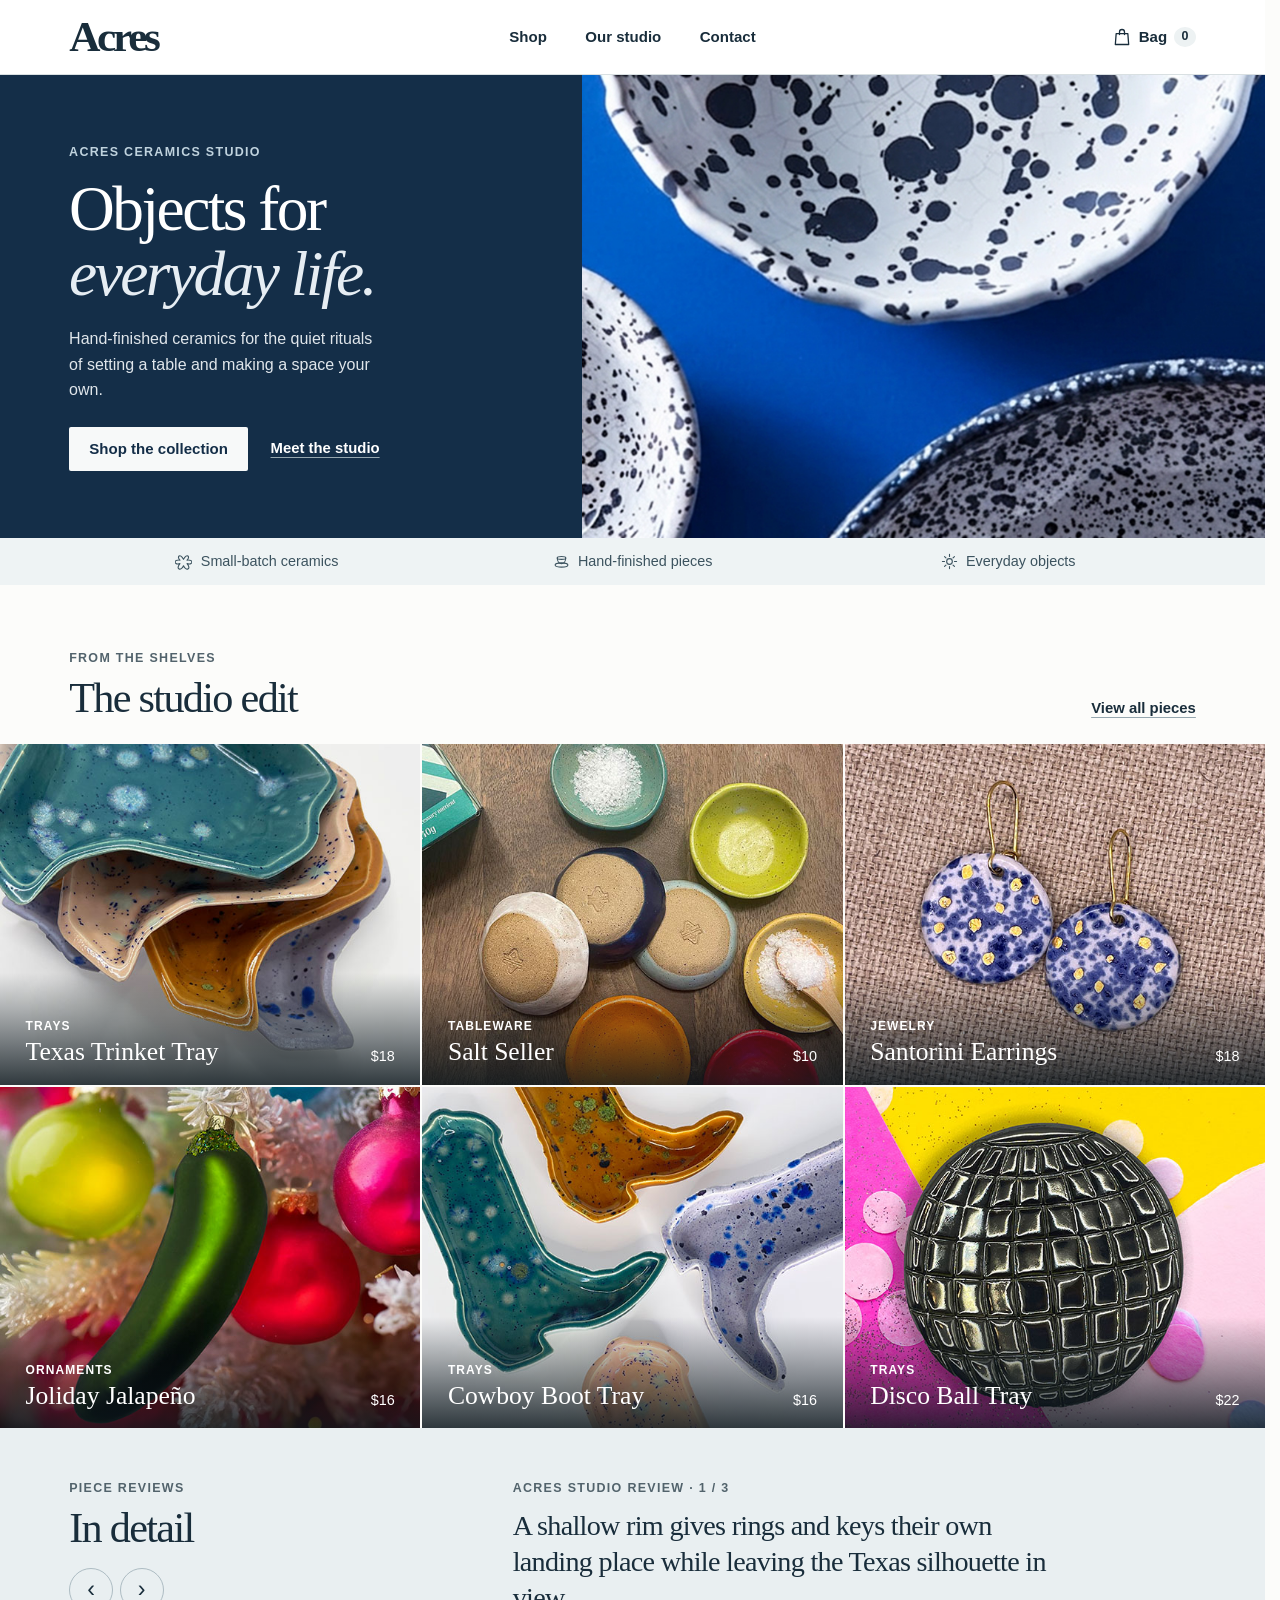
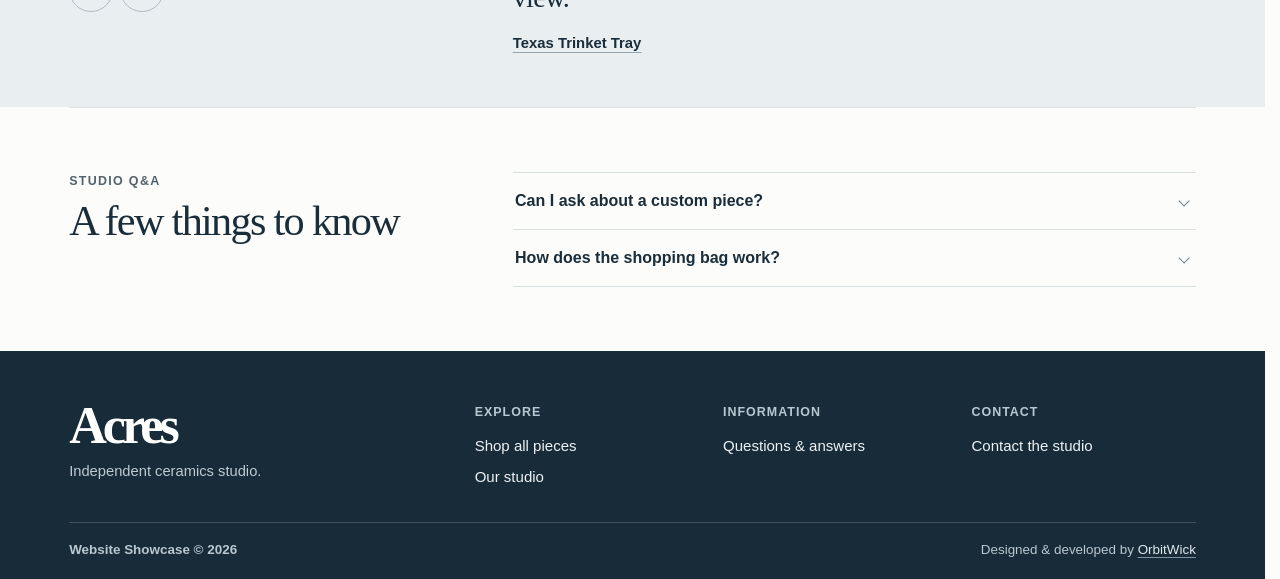
<file: index.html>
<!doctype html>
<html lang="en">

<head>
    <meta charset="utf-8">
    <meta name="viewport" content="width=device-width,initial-scale=1">
    <title>Acres | Small-batch ceramics</title>
    <meta name="description" content="Discover small-batch ceramics, trays, and handmade jewelry from Acres.">
    <meta name="author" content="OrbitWick">
    <meta property="og:title" content="Acres | Small-batch ceramics">
    <meta property="og:description" content="Discover small-batch ceramics, trays, and handmade jewelry from Acres.">
    <meta property="og:site_name" content="Acres">
    <link rel="icon" type="image/png" href="img/fav.png">
    <link rel="stylesheet" href="css/acres.css">
    <script defer src="js/acres.js"></script>
    <script
        type="application/ld+json">{"@context":"https://schema.org","@type":"WebPage","name":"Acres | Small-batch ceramics","creator":{"@type":"Organization","name":"OrbitWick","url":"https://orbitwick.com"}}</script>
</head>

<body>
    <a class="skip" href="#main">Skip to content</a>
    <header>
        <div class="mast"><a class="brand" href="index.html" aria-label="Acres home">Acres</a>
            <nav aria-label="Main navigation"><a href="shop.html">Shop</a><a href="about.html">Our studio</a><a
                    href="contact.html">Contact</a></nav><a class="bag-link" href="shop_cart.html"><svg
                    aria-hidden="true" width="20" height="20" viewBox="0 0 24 24" fill="none" stroke="currentColor"
                    stroke-width="1.55" stroke-linecap="round" stroke-linejoin="round">
                    <path d="M5 8h14l1 13H4L5 8Z" />
                    <path d="M9 9V6a3 3 0 0 1 6 0v3" />
                </svg> Bag <span id="bag-count">0</span></a>
        </div>
    </header>
    <main id="main">
        <section class="hero">
    <div class="hero-copy"><span class="eyebrow">Acres ceramics studio</span>
      <h1>Objects for<br><em>everyday life.</em></h1>
      <p>Hand-finished ceramics for the quiet rituals of setting a table and making a space your own.</p>
      <div class="actions"><a class="button" href="shop.html">Shop the collection</a><a class="text-link" href="about.html">Meet the studio</a></div>
    </div>
    <figure class="hero-photo"><img src="img/slider/bg_3.jpg" fetchpriority="high" alt="Overhead arrangement of speckled ceramic bowls on a cobalt blue surface"></figure>
  </section>
        <div class="values"><span><svg aria-hidden="true" width="20" height="20" viewBox="0 0 24 24" fill="none"
                    stroke="currentColor" stroke-width="1.55" stroke-linecap="round" stroke-linejoin="round">
                    <path d="M12 9c-5-10-10-3-5 1-11-1-7 8 0 5-7 8 2 11 5 3 3 8 12 5 5-3 7 3 11-6 0-5 5-4 0-11-5-1Z" />
                </svg>Small-batch ceramics</span><span><svg aria-hidden="true" width="20" height="20"
                    viewBox="0 0 24 24" fill="none" stroke="currentColor" stroke-width="1.55" stroke-linecap="round"
                    stroke-linejoin="round">
                    <ellipse cx="12" cy="17" rx="9" ry="3" />
                    <path d="M6 7c0 5 3 8 6 8s6-3 6-8" />
                    <ellipse cx="12" cy="7" rx="6" ry="2" />
                </svg>Hand-finished pieces</span><span><svg aria-hidden="true" width="20" height="20"
                    viewBox="0 0 24 24" fill="none" stroke="currentColor" stroke-width="1.55" stroke-linecap="round"
                    stroke-linejoin="round">
                    <circle cx="12" cy="12" r="4" />
                    <path d="M12 2v3m0 14v3M2 12h3m14 0h3M5 5l2 2m10 10 2 2M5 19l2-2M17 7l2-2" />
                </svg>Everyday objects</span></div>
        <section class="studio-gallery" aria-labelledby="gallery-title">
            <div class="wrap section-head">
                <div><span class="eyebrow">From the shelves</span><h2 id="gallery-title">The studio edit</h2></div>
                <a class="text-link" href="shop.html">View all pieces</a>
            </div>
            <div class="gallery-grid">
                <a class="gallery-piece" href="shop_product_page.html?id=2">
                    <img loading="lazy" src="products/img/2.jpg" alt="">
                    <span class="gallery-caption"><small>Trays</small><span>Texas Trinket Tray</span><span class="gallery-price">$18</span></span>
                </a>
                <a class="gallery-piece" href="shop_product_page.html?id=3">
                    <img loading="lazy" src="products/img/3.jpg" alt="">
                    <span class="gallery-caption"><small>Tableware</small><span>Salt Seller</span><span class="gallery-price">$10</span></span>
                </a>
                <a class="gallery-piece" href="shop_product_page.html?id=5">
                    <img loading="lazy" src="products/img/5.jpg" alt="">
                    <span class="gallery-caption"><small>Jewelry</small><span>Santorini Earrings</span><span class="gallery-price">$18</span></span>
                </a>
                <a class="gallery-piece" href="shop_product_page.html?id=1">
                    <img loading="lazy" src="products/img/1.jpg" alt="">
                    <span class="gallery-caption"><small>Ornaments</small><span>Joliday Jalapeño</span><span class="gallery-price">$16</span></span>
                </a>
                <a class="gallery-piece" href="shop_product_page.html?id=6">
                    <img loading="lazy" src="products/img/6.jpg" alt="">
                    <span class="gallery-caption"><small>Trays</small><span>Cowboy Boot Tray</span><span class="gallery-price">$16</span></span>
                </a>
                <a class="gallery-piece" href="shop_product_page.html?id=4">
                    <img loading="lazy" src="products/img/4.jpg" alt="">
                    <span class="gallery-caption"><small>Trays</small><span>Disco Ball Tray</span><span class="gallery-price">$22</span></span>
                </a>
            </div>
        </section>
        <section class="review-band" aria-labelledby="review-title" aria-roledescription="carousel">
    <div class="wrap review-layout"><div><span class="eyebrow">Piece reviews</span><h2 id="review-title">In detail</h2>
      <div class="slider-controls"><button type="button" id="review-prev" aria-label="Previous review">‹</button><button type="button" id="review-next" aria-label="Next review">›</button></div></div>
      <div id="review-slide" aria-live="polite" aria-atomic="true"><p class="review-source">Acres studio review</p><p class="review-copy">A shallow rim gives rings and keys their own landing place while leaving the Texas silhouette in view.</p><a href="shop_product_page.html?id=2">Texas Trinket Tray</a></div></div>
  </section>
  <section class="faq wrap" id="studio-qa">
            <div><span class="eyebrow">Studio Q&amp;A</span>
                <h2>A few things to know</h2>
            </div>
            <div>
                <details>
                    <summary>Can I ask about a custom piece?</summary>
                    <p>Yes. Tell us about the shape, colors, and occasion you have in mind through our <a
                            href="contact.html">studio contact form</a>.</p>
                </details>
                <details>
                    <summary>How does the shopping bag work?</summary>
                    <p>Choose a color and add a piece to your bag. Your selection stays in this browser tab for the
                        session. You can send the studio an inquiry about the pieces you’ve chosen.</p>
                </details>
            </div>
        </section>
    </main>
    <footer>
    <div class="foot-main">
        <div class="footer-brand">
            <a class="brand" href="index.html" aria-label="Acres home">Acres</a>
            <p>Independent ceramics studio.</p>
        </div>
        <nav aria-label="Explore">
            <h3>Explore</h3>
            <a href="shop.html">Shop all pieces</a>
            <a href="about.html">Our studio</a>
        </nav>
        <nav aria-label="Information">
            <h3>Information</h3>
            <a href="index.html#studio-qa">Questions &amp; answers</a>
        </nav>
        <nav aria-label="Contact">
            <h3>Contact</h3>
            <a href="contact.html#contact">Contact the studio</a>
        </nav>
    </div>
    <div class="credit">
        <strong>Website Showcase &copy; 2026</strong>
        <span>Designed &amp; developed by <a href="https://orbitwick.com" rel="author">OrbitWick</a></span>
    </div>
</footer>
</body>

</html>
</file>
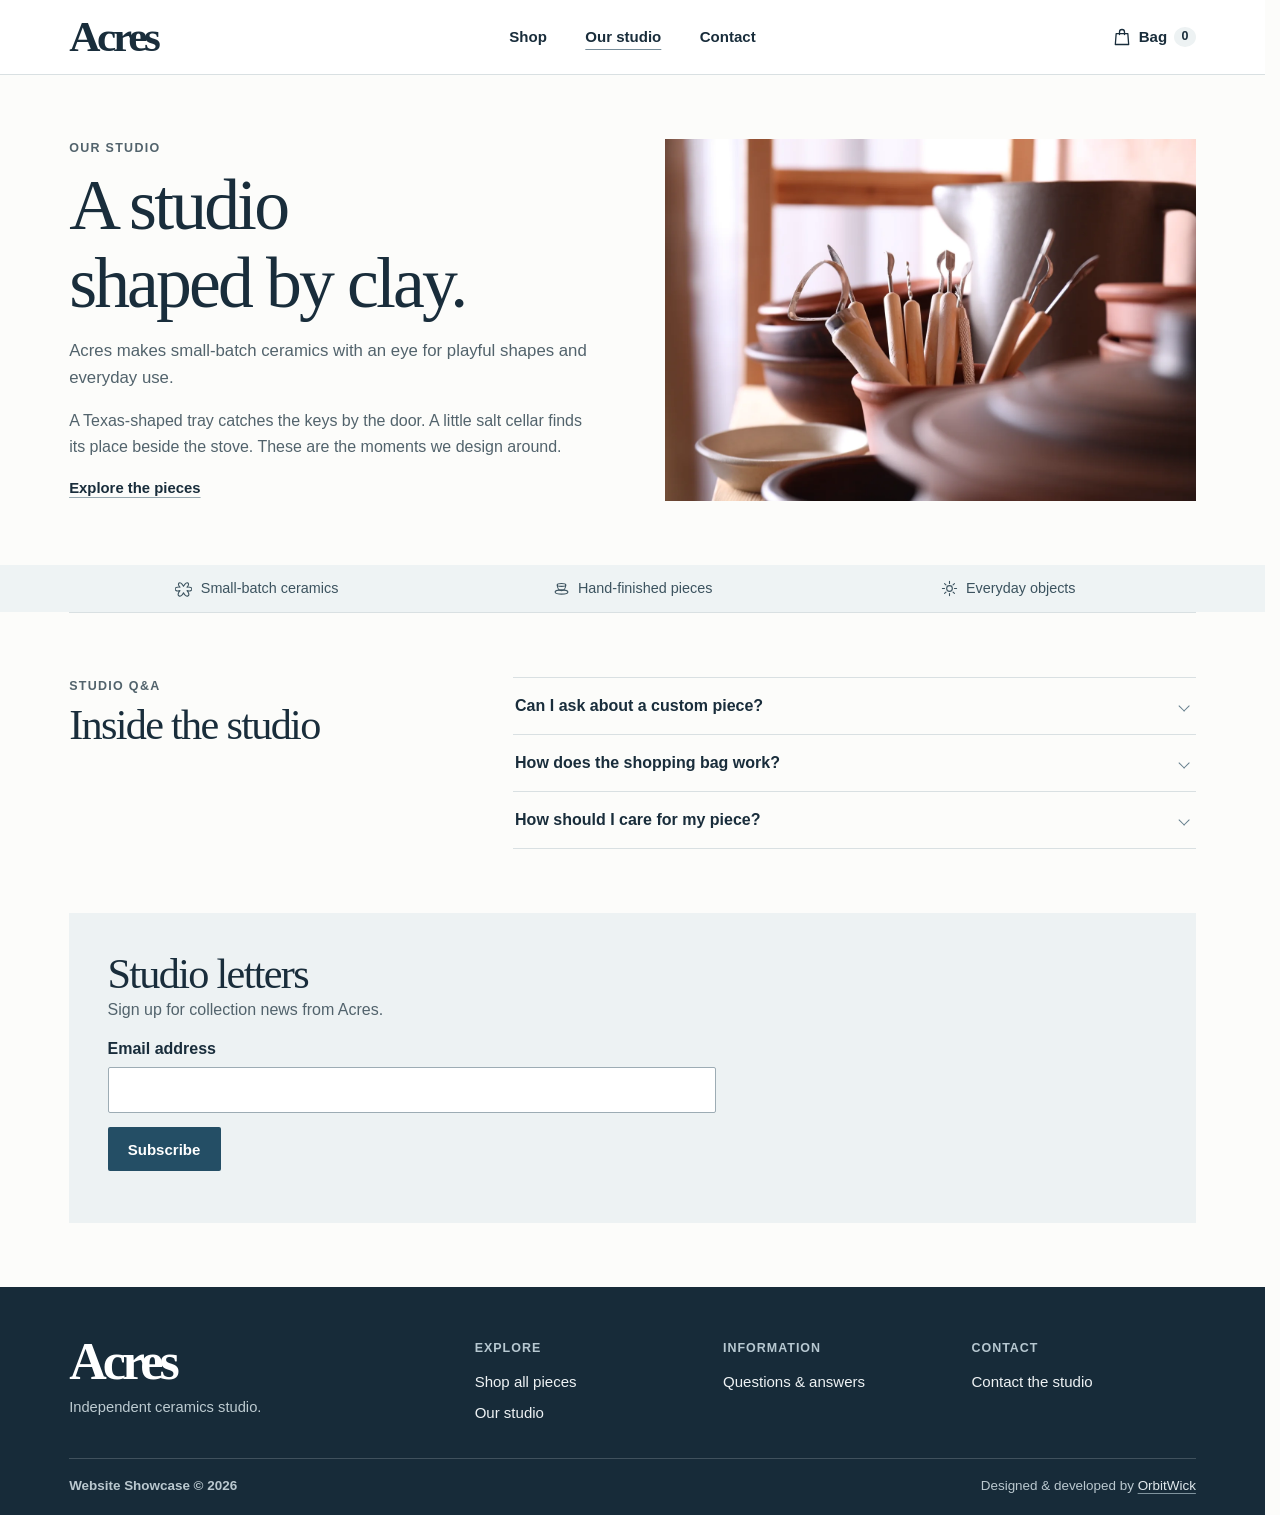
<file: about.html>
<!doctype html>
<html lang="en"><head>
<meta charset="utf-8"><meta name="viewport" content="width=device-width,initial-scale=1">
<title>Our studio | Acres</title><meta name="description" content="Meet Acres, the independent ceramics studio behind small-batch objects for everyday rituals."><meta name="author" content="OrbitWick">
<meta property="og:title" content="Our studio | Acres"><meta property="og:description" content="Meet Acres, the independent ceramics studio behind small-batch objects for everyday rituals."><meta property="og:site_name" content="Acres">
<link rel="icon" type="image/png" href="img/fav.png"><link rel="stylesheet" href="css/acres.css"><script defer src="js/acres.js"></script>
<script type="application/ld+json">{"@context":"https://schema.org","@type":"WebPage","name":"Our studio | Acres","creator":{"@type":"Organization","name":"OrbitWick","url":"https://orbitwick.com"}}</script></head><body>
<a class="skip" href="#main">Skip to content</a><header><div class="mast"><a class="brand" href="index.html" aria-label="Acres home">Acres</a><nav aria-label="Main navigation"><a href="shop.html">Shop</a><a href="about.html" aria-current="page">Our studio</a><a href="contact.html">Contact</a></nav><a class="bag-link" href="shop_cart.html"><svg aria-hidden="true" width="20" height="20" viewBox="0 0 24 24" fill="none" stroke="currentColor" stroke-width="1.55" stroke-linecap="round" stroke-linejoin="round"><path d="M5 8h14l1 13H4L5 8Z"/><path d="M9 9V6a3 3 0 0 1 6 0v3"/></svg> Bag <span id="bag-count">0</span></a></div></header>
<main id="main"><section class="split wrap section"><div><div class="intro"><span class="eyebrow">Our studio</span><h1>A studio shaped by clay.</h1><p>Acres makes small-batch ceramics with an eye for playful shapes and everyday use.</p></div><p>A Texas-shaped tray catches the keys by the door. A little salt cellar finds its place beside the stove. These are the moments we design around.</p><a class="text-link" href="shop.html">Explore the pieces</a></div><img src="img/studio-workbench.webp" alt="Clay vessels and brushes on the studio table"></section><div class="values"><span><svg aria-hidden="true" width="20" height="20" viewBox="0 0 24 24" fill="none" stroke="currentColor" stroke-width="1.55" stroke-linecap="round" stroke-linejoin="round"><path d="M12 9c-5-10-10-3-5 1-11-1-7 8 0 5-7 8 2 11 5 3 3 8 12 5 5-3 7 3 11-6 0-5 5-4 0-11-5-1Z"/></svg>Small-batch ceramics</span><span><svg aria-hidden="true" width="20" height="20" viewBox="0 0 24 24" fill="none" stroke="currentColor" stroke-width="1.55" stroke-linecap="round" stroke-linejoin="round"><ellipse cx="12" cy="17" rx="9" ry="3"/><path d="M6 7c0 5 3 8 6 8s6-3 6-8"/><ellipse cx="12" cy="7" rx="6" ry="2"/></svg>Hand-finished pieces</span><span><svg aria-hidden="true" width="20" height="20" viewBox="0 0 24 24" fill="none" stroke="currentColor" stroke-width="1.55" stroke-linecap="round" stroke-linejoin="round"><circle cx="12" cy="12" r="4"/><path d="M12 2v3m0 14v3M2 12h3m14 0h3M5 5l2 2m10 10 2 2M5 19l2-2M17 7l2-2"/></svg>Everyday objects</span></div><section class="faq wrap"><div><span class="eyebrow">Studio Q&amp;A</span><h2>Inside the studio</h2></div><div><details><summary>Can I ask about a custom piece?</summary><p>Yes. Tell us about the shape, colors, and occasion you have in mind through our <a href="contact.html">studio contact form</a>.</p></details>
<details><summary>How does the shopping bag work?</summary><p>Choose a color and add a piece to your bag. Your selection stays in this browser tab for the session. You can send the studio an inquiry about the pieces you’ve chosen.</p></details>
<details><summary>How should I care for my piece?</summary><p>Handle glazed surfaces gently and ask the studio about food use, washing, and heat exposure for your particular piece.</p></details></div></section><section class="newsletter wrap"><h2>Studio letters</h2><p>Sign up for collection news from Acres.</p><form data-endpoint="https://script.google.com/macros/s/AKfycbzrFSycdUiCtzPzw7nW0KzeX86bzru2ApzW6hZV8H09mGztNLwuGanSM2SmjtYkPKcI/exec"><label>Email address<input name="email" type="email" autocomplete="email" required></label><button>Subscribe</button><p role="status"></p></form></section></main>
<footer>
    <div class="foot-main">
        <div class="footer-brand">
            <a class="brand" href="index.html" aria-label="Acres home">Acres</a>
            <p>Independent ceramics studio.</p>
        </div>
        <nav aria-label="Explore">
            <h3>Explore</h3>
            <a href="shop.html">Shop all pieces</a>
            <a href="about.html">Our studio</a>
        </nav>
        <nav aria-label="Information">
            <h3>Information</h3>
            <a href="index.html#studio-qa">Questions &amp; answers</a>
        </nav>
        <nav aria-label="Contact">
            <h3>Contact</h3>
            <a href="contact.html#contact">Contact the studio</a>
        </nav>
    </div>
    <div class="credit">
        <strong>Website Showcase &copy; 2026</strong>
        <span>Designed &amp; developed by <a href="https://orbitwick.com" rel="author">OrbitWick</a></span>
    </div>
</footer></body></html>
</file>
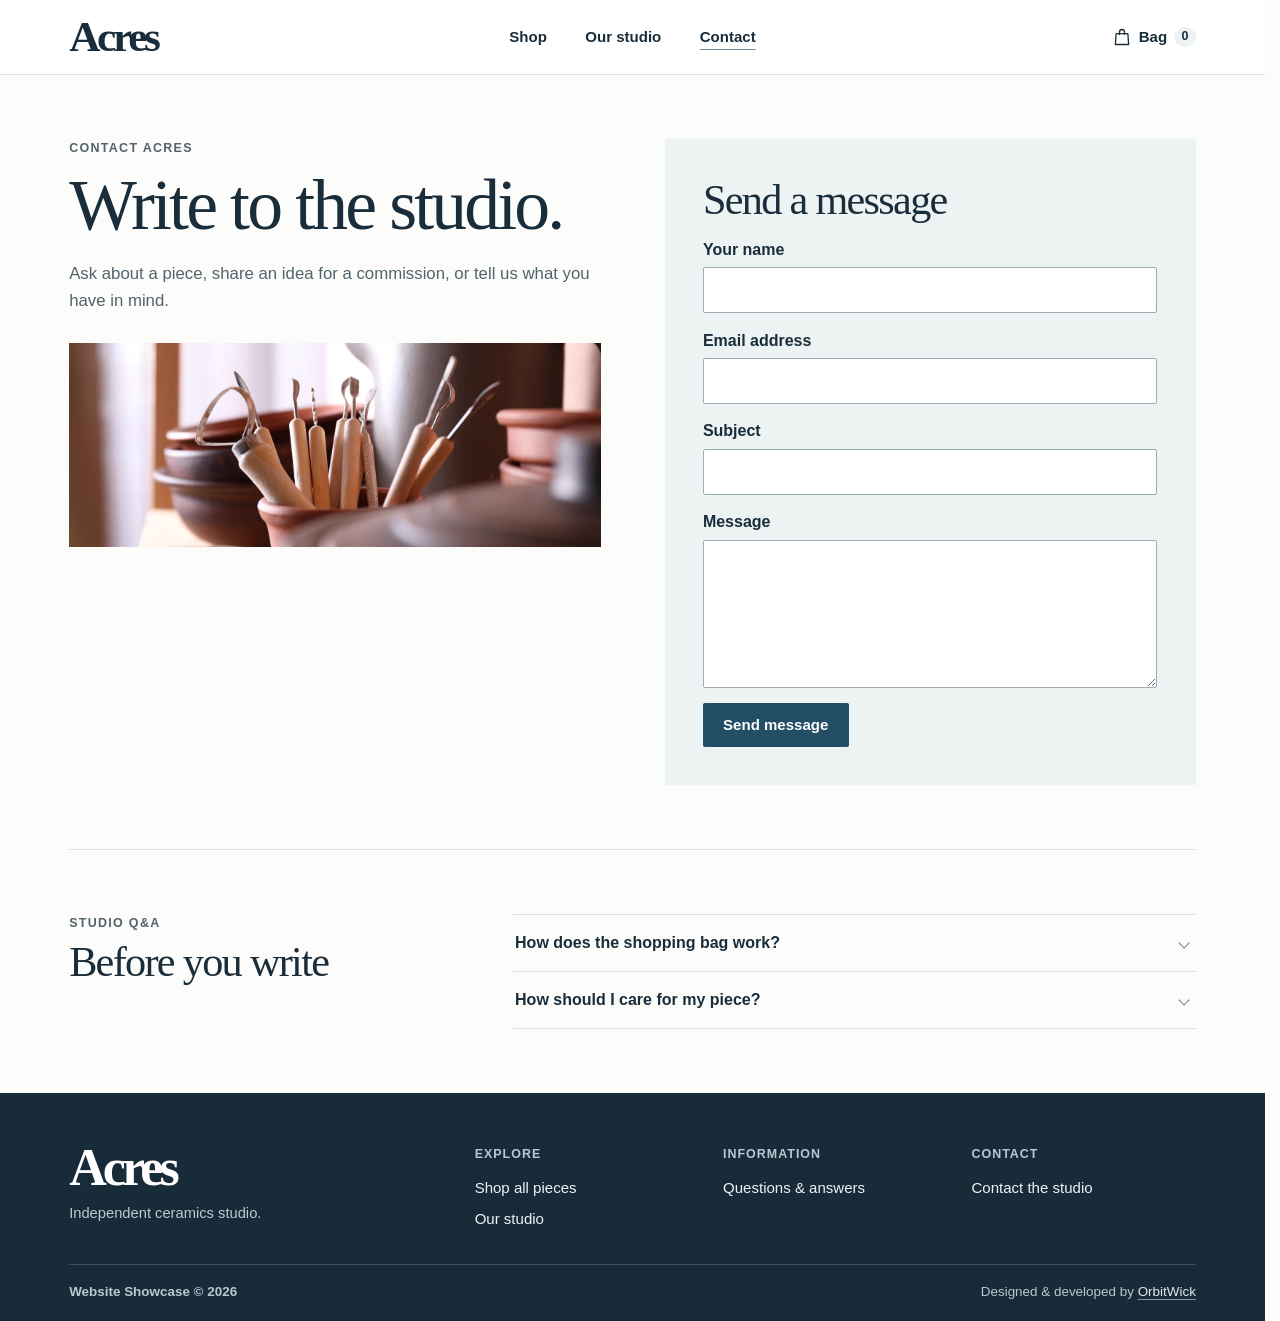
<file: contact.html>
<!doctype html>
<html lang="en"><head>
<meta charset="utf-8"><meta name="viewport" content="width=device-width,initial-scale=1">
<title>Contact the studio | Acres</title><meta name="description" content="Contact Acres about a ceramic piece, custom commission, or your shopping bag."><meta name="author" content="OrbitWick">
<meta property="og:title" content="Contact the studio | Acres"><meta property="og:description" content="Contact Acres about a ceramic piece, custom commission, or your shopping bag."><meta property="og:site_name" content="Acres">
<link rel="icon" type="image/png" href="img/fav.png"><link rel="stylesheet" href="css/acres.css"><script defer src="js/acres.js"></script>
<script type="application/ld+json">{"@context":"https://schema.org","@type":"WebPage","name":"Contact the studio | Acres","creator":{"@type":"Organization","name":"OrbitWick","url":"https://orbitwick.com"}}</script></head><body>
<a class="skip" href="#main">Skip to content</a><header><div class="mast"><a class="brand" href="index.html" aria-label="Acres home">Acres</a><nav aria-label="Main navigation"><a href="shop.html">Shop</a><a href="about.html">Our studio</a><a href="contact.html" aria-current="page">Contact</a></nav><a class="bag-link" href="shop_cart.html"><svg aria-hidden="true" width="20" height="20" viewBox="0 0 24 24" fill="none" stroke="currentColor" stroke-width="1.55" stroke-linecap="round" stroke-linejoin="round"><path d="M5 8h14l1 13H4L5 8Z"/><path d="M9 9V6a3 3 0 0 1 6 0v3"/></svg> Bag <span id="bag-count">0</span></a></div></header>
<main id="main"><section class="split wrap section"><div><div class="intro"><span class="eyebrow">Contact Acres</span><h1>Write to the studio.</h1><p>Ask about a piece, share an idea for a commission, or tell us what you have in mind.</p></div><img class="contact-photo" src="img/studio-workbench.webp" alt="Tools on the Acres pottery workbench"></div><form class="panel" id="contact" data-endpoint="https://script.google.com/macros/s/AKfycbyZ6tQ3iSYbZ3JXVdWxxzRKpXsgOF2nSoZDToQ7lSll6fhC5hwlFl0pFUGdCmVyyII/exec"><h2>Send a message</h2><label>Your name<input required autocomplete="name" name="name"></label><label>Email address<input required type="email" autocomplete="email" name="email"></label><label>Subject<input name="subject"></label><label>Message<textarea required name="message" rows="5"></textarea></label><button>Send message</button><p role="status"></p></form></section><section class="faq wrap"><div><span class="eyebrow">Studio Q&amp;A</span><h2>Before you write</h2></div><div><details><summary>How does the shopping bag work?</summary><p>Choose a color and add a piece to your bag. Your selection stays in this browser tab for the session. You can send the studio an inquiry about the pieces you’ve chosen.</p></details>
<details><summary>How should I care for my piece?</summary><p>Handle glazed surfaces gently and ask the studio about food use, washing, and heat exposure for your particular piece.</p></details></div></section></main>
<footer>
    <div class="foot-main">
        <div class="footer-brand">
            <a class="brand" href="index.html" aria-label="Acres home">Acres</a>
            <p>Independent ceramics studio.</p>
        </div>
        <nav aria-label="Explore">
            <h3>Explore</h3>
            <a href="shop.html">Shop all pieces</a>
            <a href="about.html">Our studio</a>
        </nav>
        <nav aria-label="Information">
            <h3>Information</h3>
            <a href="index.html#studio-qa">Questions &amp; answers</a>
        </nav>
        <nav aria-label="Contact">
            <h3>Contact</h3>
            <a href="contact.html#contact">Contact the studio</a>
        </nav>
    </div>
    <div class="credit">
        <strong>Website Showcase &copy; 2026</strong>
        <span>Designed &amp; developed by <a href="https://orbitwick.com" rel="author">OrbitWick</a></span>
    </div>
</footer></body></html>
</file>
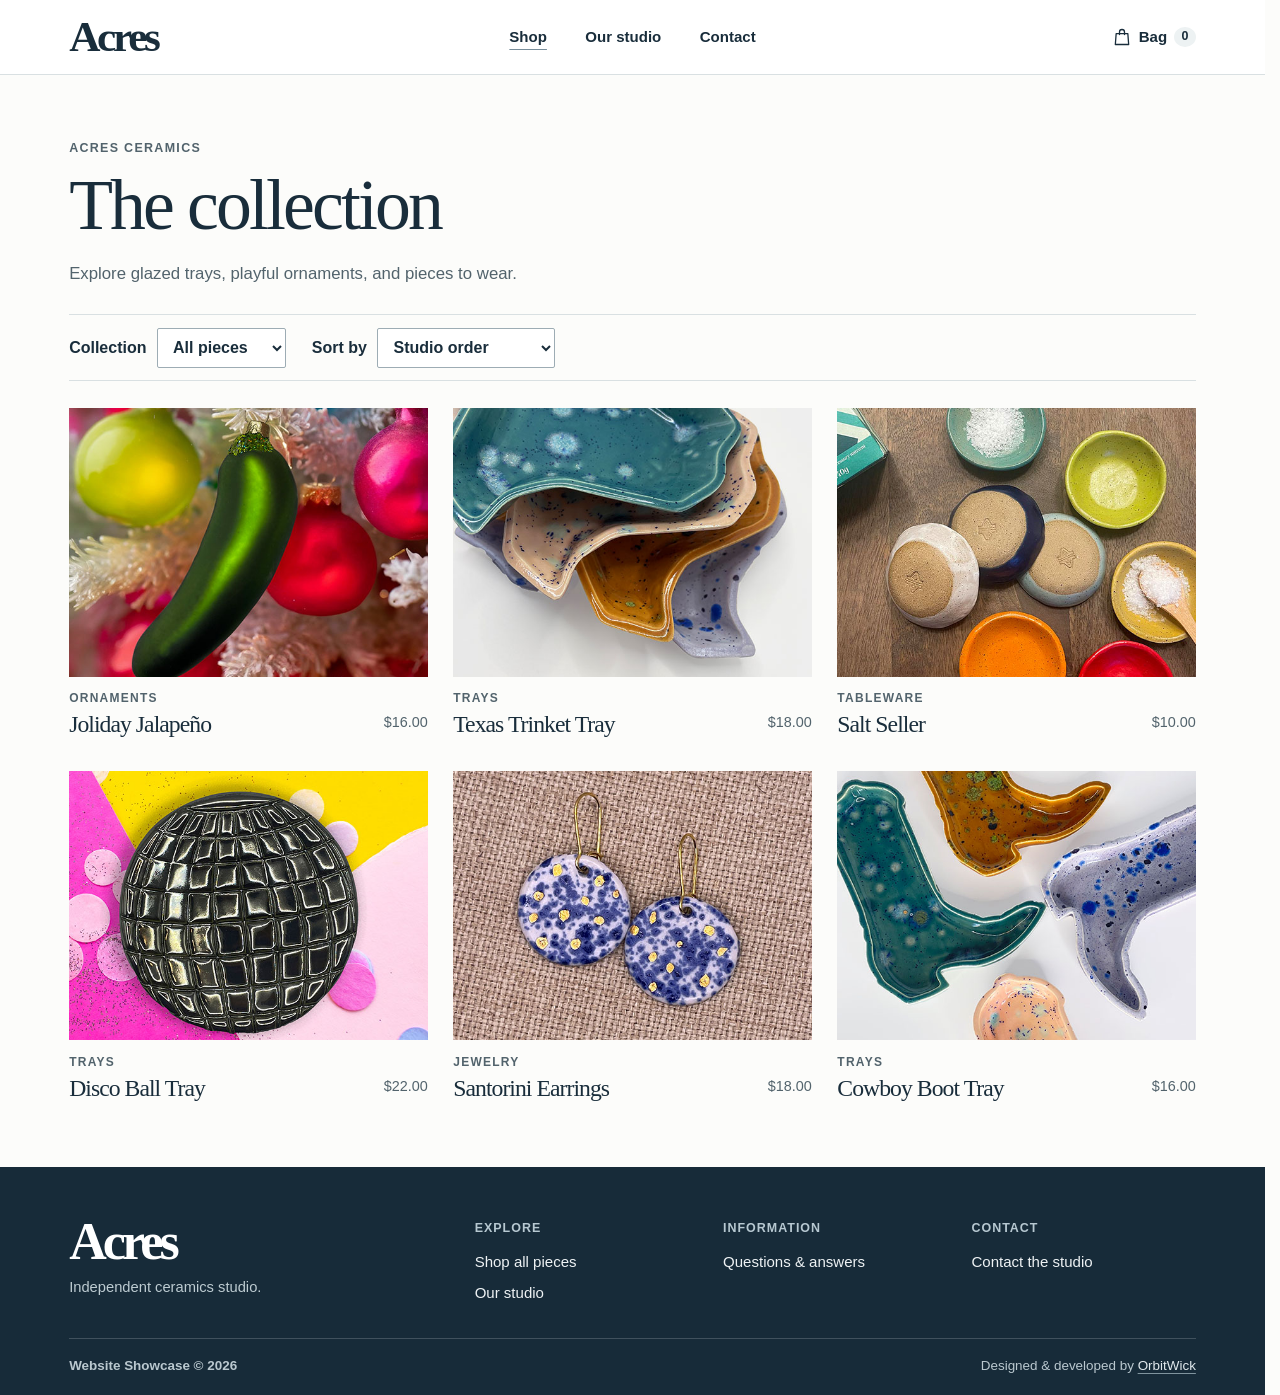
<file: shop.html>
<!doctype html>
<html lang="en"><head>
<meta charset="utf-8"><meta name="viewport" content="width=device-width,initial-scale=1">
<title>Shop ceramics | Acres</title><meta name="description" content="Browse the Acres collection of glazed tableware, ornaments, trays, and jewelry."><meta name="author" content="OrbitWick">
<meta property="og:title" content="Shop ceramics | Acres"><meta property="og:description" content="Browse the Acres collection of glazed tableware, ornaments, trays, and jewelry."><meta property="og:site_name" content="Acres">
<link rel="icon" type="image/png" href="img/fav.png"><link rel="stylesheet" href="css/acres.css"><script defer src="js/acres.js"></script>
<script type="application/ld+json">{"@context":"https://schema.org","@type":"WebPage","name":"Shop ceramics | Acres","creator":{"@type":"Organization","name":"OrbitWick","url":"https://orbitwick.com"}}</script></head><body>
<a class="skip" href="#main">Skip to content</a><header><div class="mast"><a class="brand" href="index.html" aria-label="Acres home">Acres</a><nav aria-label="Main navigation"><a href="shop.html" aria-current="page">Shop</a><a href="about.html">Our studio</a><a href="contact.html">Contact</a></nav><a class="bag-link" href="shop_cart.html"><svg aria-hidden="true" width="20" height="20" viewBox="0 0 24 24" fill="none" stroke="currentColor" stroke-width="1.55" stroke-linecap="round" stroke-linejoin="round"><path d="M5 8h14l1 13H4L5 8Z"/><path d="M9 9V6a3 3 0 0 1 6 0v3"/></svg> Bag <span id="bag-count">0</span></a></div></header>
<main id="main"><section class="wrap section"><div class="intro"><span class="eyebrow">Acres ceramics</span><h1>The collection</h1><p>Explore glazed trays, playful ornaments, and pieces to wear.</p></div><div class="filters"><label>Collection <select id="category"><option>All pieces</option><option>Trays</option><option>Tableware</option><option>Ornaments</option><option>Jewelry</option></select></label><label>Sort by <select id="sort"><option value="studio">Studio order</option><option value="low">Price, low to high</option><option value="high">Price, high to low</option></select></label></div><div class="grid" id="catalog-grid"><article class="product" data-category="Ornaments" data-price="16"><a href="shop_product_page.html?id=1"><div class="product-photo"><img loading="lazy" src="products/img/1.jpg" alt="Joliday Jalapeño"></div><div class="product-info"><div><small>Ornaments</small><h3>Joliday Jalapeño</h3></div><span>$16</span></div></a></article>
<article class="product" data-category="Trays" data-price="18"><a href="shop_product_page.html?id=2"><div class="product-photo"><img loading="lazy" src="products/img/2.jpg" alt="Texas Trinket Tray"></div><div class="product-info"><div><small>Trays</small><h3>Texas Trinket Tray</h3></div><span>$18</span></div></a></article>
<article class="product" data-category="Tableware" data-price="10"><a href="shop_product_page.html?id=3"><div class="product-photo"><img loading="lazy" src="products/img/3.jpg" alt="Salt Seller"></div><div class="product-info"><div><small>Tableware</small><h3>Salt Seller</h3></div><span>$10</span></div></a></article>
<article class="product" data-category="Trays" data-price="22"><a href="shop_product_page.html?id=4"><div class="product-photo"><img loading="lazy" src="products/img/4.jpg" alt="Disco Ball Tray"></div><div class="product-info"><div><small>Trays</small><h3>Disco Ball Tray</h3></div><span>$22</span></div></a></article>
<article class="product" data-category="Jewelry" data-price="18"><a href="shop_product_page.html?id=5"><div class="product-photo"><img loading="lazy" src="products/img/5.jpg" alt="Santorini Earrings"></div><div class="product-info"><div><small>Jewelry</small><h3>Santorini Earrings</h3></div><span>$18</span></div></a></article>
<article class="product" data-category="Trays" data-price="16"><a href="shop_product_page.html?id=6"><div class="product-photo"><img loading="lazy" src="products/img/6.jpg" alt="Cowboy Boot Tray"></div><div class="product-info"><div><small>Trays</small><h3>Cowboy Boot Tray</h3></div><span>$16</span></div></a></article></div></section></main>
<footer>
    <div class="foot-main">
        <div class="footer-brand">
            <a class="brand" href="index.html" aria-label="Acres home">Acres</a>
            <p>Independent ceramics studio.</p>
        </div>
        <nav aria-label="Explore">
            <h3>Explore</h3>
            <a href="shop.html">Shop all pieces</a>
            <a href="about.html">Our studio</a>
        </nav>
        <nav aria-label="Information">
            <h3>Information</h3>
            <a href="index.html#studio-qa">Questions &amp; answers</a>
        </nav>
        <nav aria-label="Contact">
            <h3>Contact</h3>
            <a href="contact.html#contact">Contact the studio</a>
        </nav>
    </div>
    <div class="credit">
        <strong>Website Showcase &copy; 2026</strong>
        <span>Designed &amp; developed by <a href="https://orbitwick.com" rel="author">OrbitWick</a></span>
    </div>
</footer></body></html>
</file>
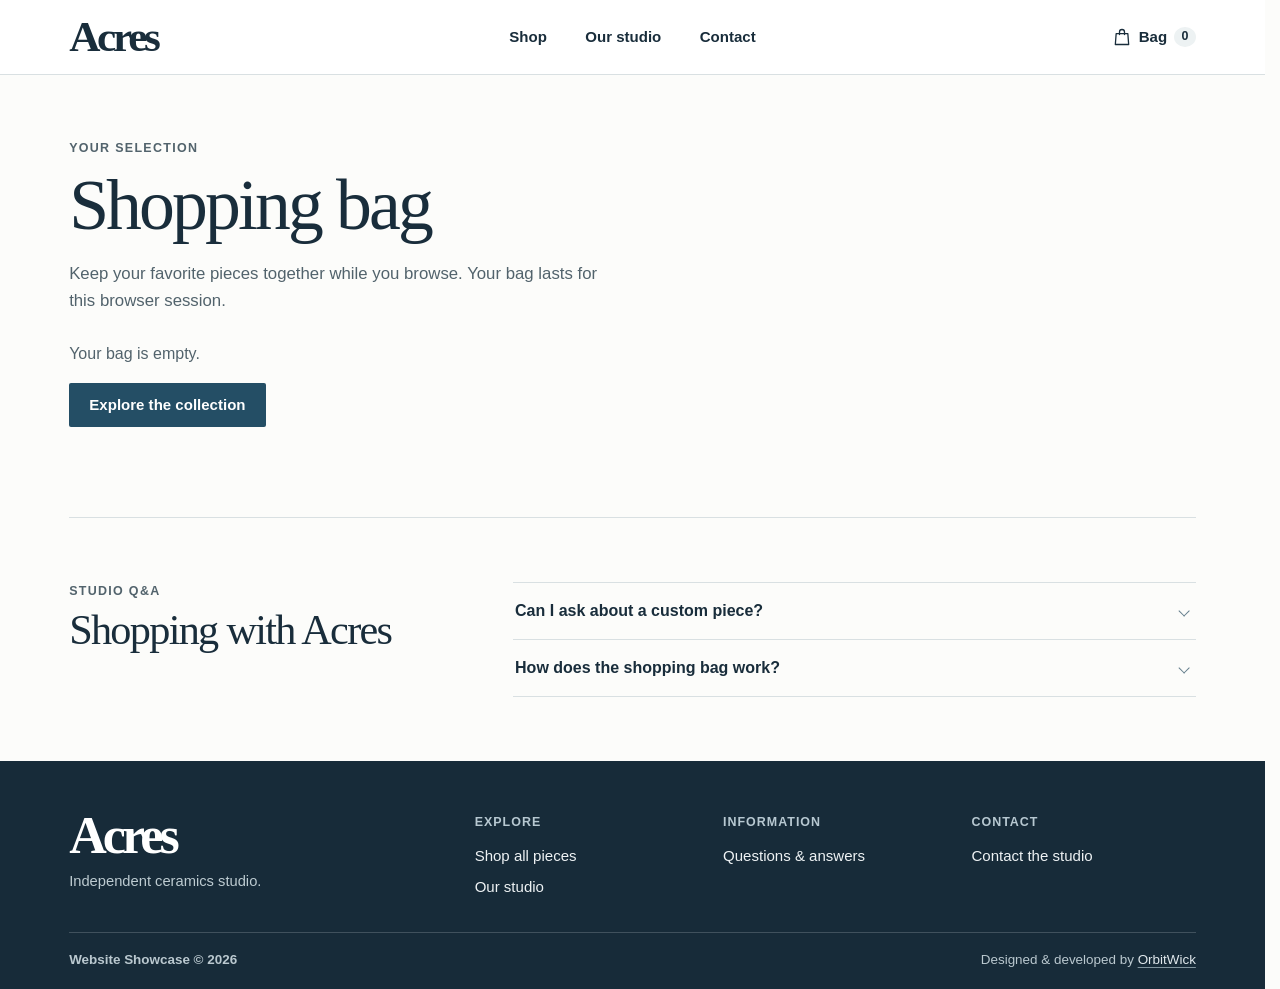
<file: shop_cart.html>
<!doctype html>
<html lang="en"><head>
<meta charset="utf-8"><meta name="viewport" content="width=device-width,initial-scale=1">
<title>Shopping bag | Acres</title><meta name="description" content="Review your temporary shopping bag and inquire with the Acres studio."><meta name="author" content="OrbitWick">
<meta property="og:title" content="Shopping bag | Acres"><meta property="og:description" content="Review your temporary shopping bag and inquire with the Acres studio."><meta property="og:site_name" content="Acres">
<meta name="robots" content="noindex,follow"><link rel="icon" type="image/png" href="img/fav.png"><link rel="stylesheet" href="css/acres.css"><script defer src="js/acres.js"></script>
<script type="application/ld+json">{"@context":"https://schema.org","@type":"WebPage","name":"Shopping bag | Acres","creator":{"@type":"Organization","name":"OrbitWick","url":"https://orbitwick.com"}}</script></head><body>
<a class="skip" href="#main">Skip to content</a><header><div class="mast"><a class="brand" href="index.html" aria-label="Acres home">Acres</a><nav aria-label="Main navigation"><a href="shop.html">Shop</a><a href="about.html">Our studio</a><a href="contact.html">Contact</a></nav><a class="bag-link" href="shop_cart.html"><svg aria-hidden="true" width="20" height="20" viewBox="0 0 24 24" fill="none" stroke="currentColor" stroke-width="1.55" stroke-linecap="round" stroke-linejoin="round"><path d="M5 8h14l1 13H4L5 8Z"/><path d="M9 9V6a3 3 0 0 1 6 0v3"/></svg> Bag <span id="bag-count">0</span></a></div></header>
<main id="main"><section class="wrap section"><div class="intro"><span class="eyebrow">Your selection</span><h1>Shopping bag</h1><p>Keep your favorite pieces together while you browse. Your bag lasts for this browser session.</p></div><div id="bag"></div><noscript>Enable JavaScript to use your shopping bag.</noscript></section><section class="faq wrap"><div><span class="eyebrow">Studio Q&amp;A</span><h2>Shopping with Acres</h2></div><div><details><summary>Can I ask about a custom piece?</summary><p>Yes. Tell us about the shape, colors, and occasion you have in mind through our <a href="contact.html">studio contact form</a>.</p></details>
<details><summary>How does the shopping bag work?</summary><p>Choose a color and add a piece to your bag. Your selection stays in this browser tab for the session. You can send the studio an inquiry about the pieces you’ve chosen.</p></details></div></section></main>
<footer>
    <div class="foot-main">
        <div class="footer-brand">
            <a class="brand" href="index.html" aria-label="Acres home">Acres</a>
            <p>Independent ceramics studio.</p>
        </div>
        <nav aria-label="Explore">
            <h3>Explore</h3>
            <a href="shop.html">Shop all pieces</a>
            <a href="about.html">Our studio</a>
        </nav>
        <nav aria-label="Information">
            <h3>Information</h3>
            <a href="index.html#studio-qa">Questions &amp; answers</a>
        </nav>
        <nav aria-label="Contact">
            <h3>Contact</h3>
            <a href="contact.html#contact">Contact the studio</a>
        </nav>
    </div>
    <div class="credit">
        <strong>Website Showcase &copy; 2026</strong>
        <span>Designed &amp; developed by <a href="https://orbitwick.com" rel="author">OrbitWick</a></span>
    </div>
</footer></body></html>
</file>
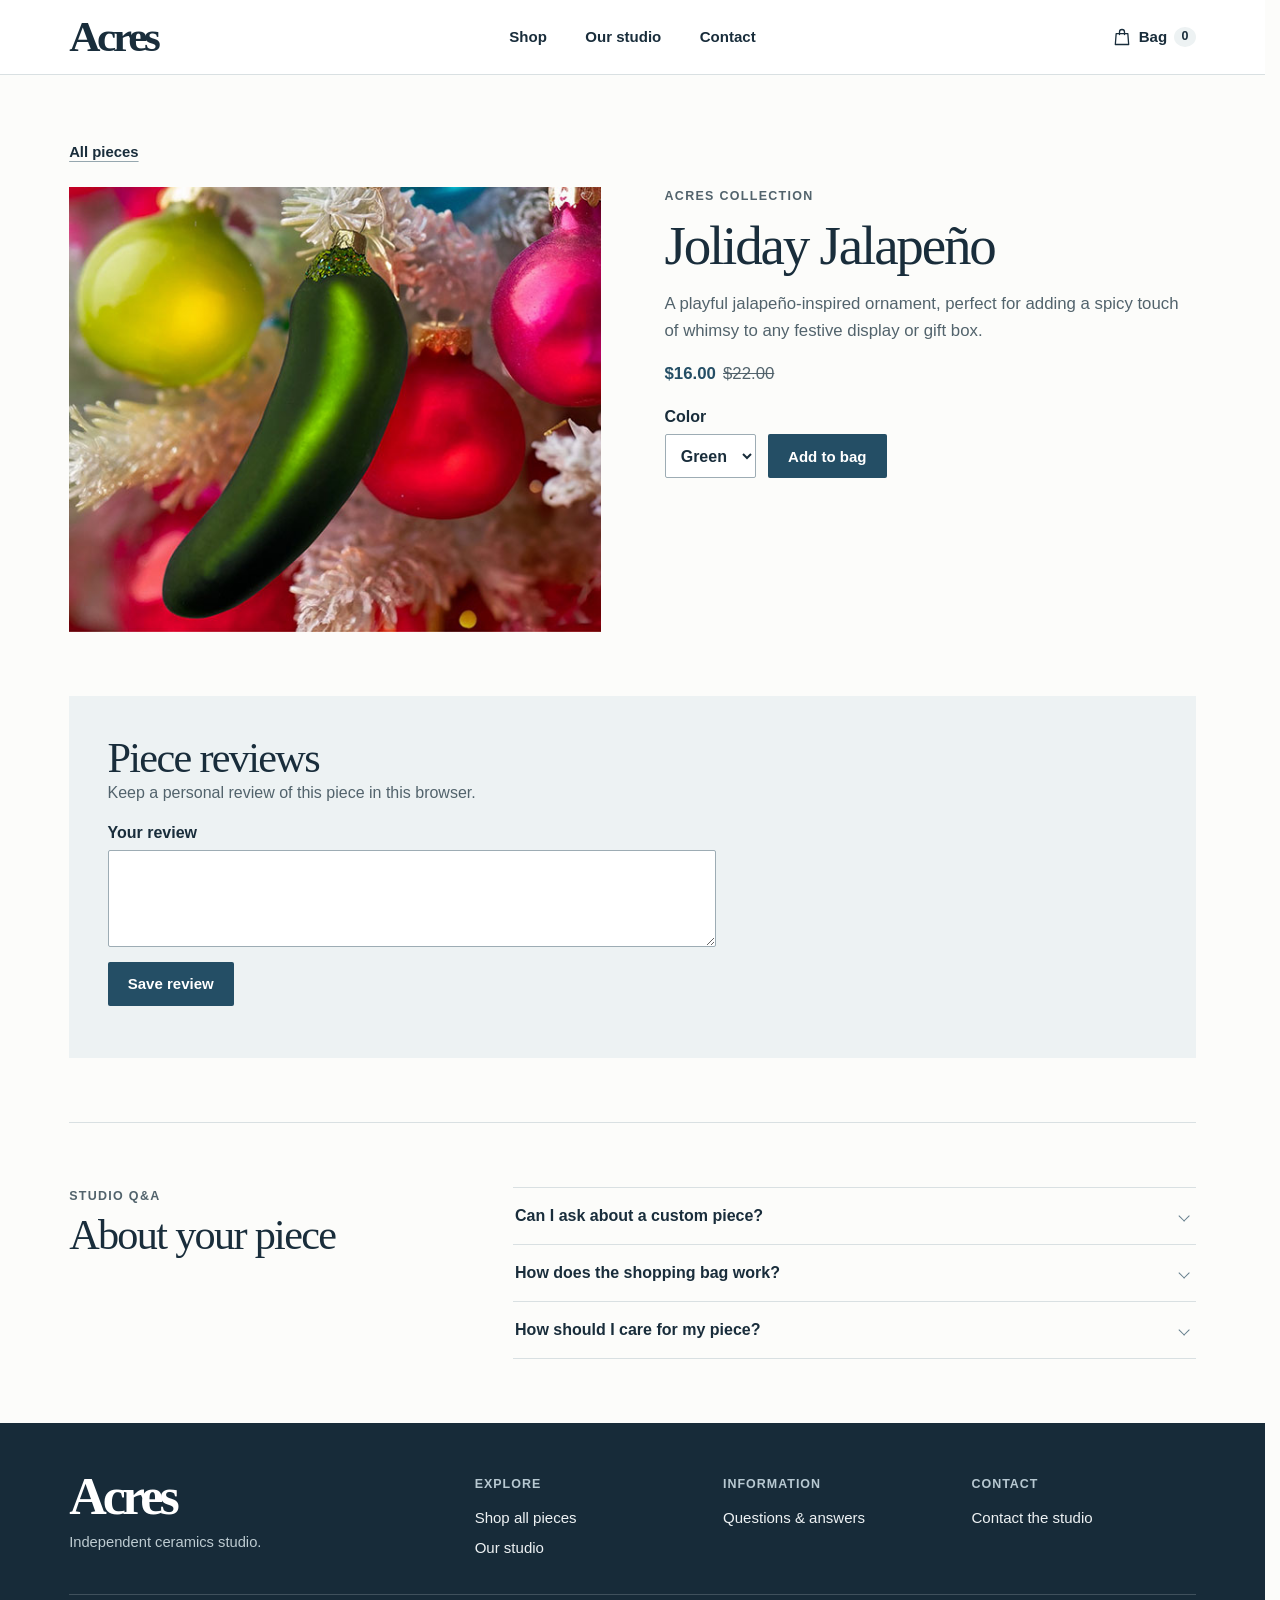
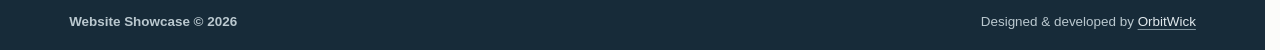
<file: shop_product_page.html>
<!doctype html>
<html lang="en"><head>
<meta charset="utf-8"><meta name="viewport" content="width=device-width,initial-scale=1">
<title>Ceramic piece | Acres</title><meta name="description" content="Explore colors and details for a piece from the Acres ceramics collection."><meta name="author" content="OrbitWick">
<meta property="og:title" content="Ceramic piece | Acres"><meta property="og:description" content="Explore colors and details for a piece from the Acres ceramics collection."><meta property="og:site_name" content="Acres">
<link rel="icon" type="image/png" href="img/fav.png"><link rel="stylesheet" href="css/acres.css"><script defer src="js/acres.js"></script>
<script type="application/ld+json">{"@context":"https://schema.org","@type":"WebPage","name":"Ceramic piece | Acres","creator":{"@type":"Organization","name":"OrbitWick","url":"https://orbitwick.com"}}</script></head><body>
<a class="skip" href="#main">Skip to content</a><header><div class="mast"><a class="brand" href="index.html" aria-label="Acres home">Acres</a><nav aria-label="Main navigation"><a href="shop.html">Shop</a><a href="about.html">Our studio</a><a href="contact.html">Contact</a></nav><a class="bag-link" href="shop_cart.html"><svg aria-hidden="true" width="20" height="20" viewBox="0 0 24 24" fill="none" stroke="currentColor" stroke-width="1.55" stroke-linecap="round" stroke-linejoin="round"><path d="M5 8h14l1 13H4L5 8Z"/><path d="M9 9V6a3 3 0 0 1 6 0v3"/></svg> Bag <span id="bag-count">0</span></a></div></header>
<main id="main"><section class="wrap section"><a class="text-link" href="shop.html">All pieces</a><div id="piece" class="split detail" aria-live="polite"><p>Loading piece…</p></div><noscript>Enable JavaScript to choose a piece and use the shopping bag.</noscript></section><section id="reviews" class="wrap newsletter" hidden><h2>Piece reviews</h2><p>Keep a personal review of this piece in this browser.</p><div id="review-list"></div><form id="review"><label>Your review<textarea name="review" rows="3" required maxlength="600"></textarea></label><button>Save review</button><p role="status"></p></form></section><section class="faq wrap"><div><span class="eyebrow">Studio Q&amp;A</span><h2>About your piece</h2></div><div><details><summary>Can I ask about a custom piece?</summary><p>Yes. Tell us about the shape, colors, and occasion you have in mind through our <a href="contact.html">studio contact form</a>.</p></details>
<details><summary>How does the shopping bag work?</summary><p>Choose a color and add a piece to your bag. Your selection stays in this browser tab for the session. You can send the studio an inquiry about the pieces you’ve chosen.</p></details>
<details><summary>How should I care for my piece?</summary><p>Handle glazed surfaces gently and ask the studio about food use, washing, and heat exposure for your particular piece.</p></details></div></section></main>
<footer>
    <div class="foot-main">
        <div class="footer-brand">
            <a class="brand" href="index.html" aria-label="Acres home">Acres</a>
            <p>Independent ceramics studio.</p>
        </div>
        <nav aria-label="Explore">
            <h3>Explore</h3>
            <a href="shop.html">Shop all pieces</a>
            <a href="about.html">Our studio</a>
        </nav>
        <nav aria-label="Information">
            <h3>Information</h3>
            <a href="index.html#studio-qa">Questions &amp; answers</a>
        </nav>
        <nav aria-label="Contact">
            <h3>Contact</h3>
            <a href="contact.html#contact">Contact the studio</a>
        </nav>
    </div>
    <div class="credit">
        <strong>Website Showcase &copy; 2026</strong>
        <span>Designed &amp; developed by <a href="https://orbitwick.com" rel="author">OrbitWick</a></span>
    </div>
</footer></body></html>
</file>
<file: css/acres.css>
:root {
  --paper: #fcfcfa;
  --ink: #192d3b;
  --navy: #142e48;
  --accent: #244e65;
  --muted: #52636c;
  --line: #d9e0e2;
  --sand: #edf2f3;
  --serif: "Iowan Old Style", "Palatino Linotype", Palatino, Georgia, serif;
  --gutter: clamp(1.1rem, 5.4vw, 6rem);
  --content: 84rem;
  --section-space: clamp(2.75rem, 5vw, 4.75rem);
  color-scheme: light;
}

* { box-sizing: border-box; }
body { margin: 0; background: var(--paper); color: var(--ink); font: 1rem/1.6 "Segoe UI", Arial, sans-serif; }
img { display: block; max-width: 100%; }
figure, p, h1, h2, h3 { margin: 0; }
p { color: var(--muted); }
p + p { margin-top: 1rem; }
h1, h2, h3 { font-family: var(--serif); font-weight: 400; line-height: 1.08; letter-spacing: -.04em; }
h1 { font-size: clamp(2.8rem, 5.6vw, 5rem); margin: .65rem 0 1rem; text-wrap: balance; }
h2 { font-size: clamp(2.15rem, 3.3vw, 3.35rem); text-wrap: balance; }
a { color: inherit; text-underline-offset: .25em; text-decoration-thickness: 1px; }
a:hover { color: var(--accent); }
a, button, summary, .button { transition: color .16s, background-color .16s, border-color .16s, text-decoration-color .16s; }
:focus-visible { outline: 2px solid #4383ac; outline-offset: 4px; }
[hidden] { display: none !important; }
.wrap, .mast, .foot-main, .credit { width: min(calc(100% - 2 * var(--gutter)), var(--content)); margin-inline: auto; }
.section { padding-block: var(--section-space); }
.eyebrow, .product small, .review-source { display: block; color: var(--muted); font: 600 .78rem/1.45 "Segoe UI", Arial, sans-serif; letter-spacing: .105em; text-transform: uppercase; }
.eyebrow + h2 { margin-top: .45rem; }
.text-link, .review-band a { font-size: .93rem; font-weight: 550; text-decoration-color: #96a7af; }
.text-link:hover, .review-band a:hover { text-decoration-color: currentColor; }
button, .button { display: inline-flex; align-items: center; justify-content: center; min-height: 44px; padding: .65rem 1.2rem; background: var(--accent); color: white; border: 1px solid transparent; border-radius: 2px; font: 600 .94rem/1.4 "Segoe UI", Arial, sans-serif; text-decoration: none; cursor: pointer; }
button:hover, .button:hover { background: var(--navy); color: white; }
button:disabled { opacity: .5; cursor: default; }
.skip { position: absolute; top: -6rem; z-index: 5; padding: .7rem 1rem; background: white; }
.skip:focus { top: 0; }

/* Masthead */
header { background: #fff; border-bottom: 1px solid var(--line); }
.mast { display: grid; grid-template-columns: 1fr auto 1fr; align-items: center; min-height: 74px; gap: 1rem; }
.brand { width: fit-content; font: bold 2.7rem/1 var(--serif); letter-spacing: -.075em; text-decoration: none; }
.mast nav { display: flex; align-items: center; gap: clamp(1.3rem, 3vw, 3rem); }
.mast nav a, .bag-link { display: inline-flex; align-items: center; min-height: 44px; font-size: .94rem; font-weight: 550; text-decoration: underline; text-decoration-color: transparent; text-underline-offset: .45em; }
.mast nav a:hover, .mast nav a[aria-current], .bag-link:hover { text-decoration-color: #778d9a; }
.bag-link { justify-self: end; gap: .45rem; }
.bag-link span { min-width: 1.35rem; text-align: center; background: var(--sand); border-radius: 50%; font-size: .78rem; }

/* Collection and studio */
.hero { display: grid; grid-template-columns: 46% 54%; color: white; background: var(--navy); }
.hero-copy { align-self: center; padding: clamp(3.15rem, 5.3vw, 5.9rem) clamp(1.7rem, 3.7vw, 4rem) clamp(3.15rem, 5.3vw, 5.9rem) max(var(--gutter), calc((100vw - var(--content)) / 2)); }
.hero .eyebrow { color: #c0d3de; }
.hero h1 { font-size: clamp(3rem, 4.95vw, 5.25rem); line-height: 1.035; margin: 1rem 0 1.1rem; }
.hero h1 em { color: #e6edf3; font-weight: inherit; }
.hero-copy p { max-width: 36ch; color: #e0e6eb; line-height: 1.62; }
.actions { display: flex; align-items: center; gap: .75rem 1.4rem; flex-wrap: wrap; margin-top: 1.45rem; }
.hero .button { background: #f7f9f9; color: var(--navy); }
.hero .button:hover { background: #dce7ed; }
.hero .text-link:hover { color: white; }
.hero-photo { position: relative; }
.hero-photo img { position: absolute; width: 100%; height: 100%; object-fit: cover; object-position: 54% center; }
.values { display: grid; grid-template-columns: repeat(3, 1fr); align-items: center; background: #eef3f4; padding: .75rem max(var(--gutter), calc((100vw - var(--content)) / 2)); }
.values span { display: flex; align-items: center; justify-content: center; gap: .52rem; color: #3c535f; font-size: .9rem; }
.values svg { width: 17px; height: 17px; flex: none; }
.section-head { display: flex; align-items: end; justify-content: space-between; gap: 1rem; margin-bottom: 1.45rem; }
.section-head .text-link { flex: none; }
.studio-gallery { padding-top: var(--section-space); }
.gallery-grid { display: grid; grid-template-columns: repeat(3, minmax(0, 1fr)); gap: 2px; }
.gallery-piece { position: relative; aspect-ratio: 585 / 475; overflow: hidden; background: var(--sand); text-decoration: none; }
.gallery-piece img { width: 100%; height: 100%; object-fit: cover; transition: transform .25s ease; }
.gallery-caption {
  position: absolute; inset: auto 0 0; display: grid; grid-template-columns: 1fr auto;
  align-items: end; gap: .2rem .5rem; padding: 2.8rem clamp(.8rem, 2vw, 1.8rem) 1.15rem;
  background: linear-gradient(transparent, rgb(12 23 29 / 84%)); color: #fff;
  font: clamp(1.25rem, 2vw, 2rem)/1.1 var(--serif);
}
.gallery-caption small { grid-column: 1 / -1; font: 600 .75rem/1.4 "Segoe UI", Arial, sans-serif; letter-spacing: .09em; text-transform: uppercase; }
.gallery-price { font: .9rem/1.4 "Segoe UI", Arial, sans-serif; }
.gallery-piece:focus-visible { outline-offset: -4px; z-index: 1; }
@media (hover: hover) {
  .gallery-piece:hover img { transform: scale(1.025); }
}
.grid { display: grid; grid-template-columns: repeat(3, minmax(0, 1fr)); gap: 2rem clamp(1rem, 2vw, 2rem); }
.product a { display: block; text-decoration: none; }
.product-photo { overflow: hidden; background: var(--sand); }
.product-photo img { width: 100%; aspect-ratio: 4 / 3; object-fit: cover; transition: transform .28s ease; }
@media (hover: hover) {
  .product a:hover img { transform: scale(1.018); }
}
.product-info { display: grid; grid-template-columns: minmax(0, 1fr) auto; align-items: start; gap: .75rem; padding-top: .85rem; }
.product small { font-size: .75rem; }
.product h3 { margin-top: .24rem; font-size: clamp(1.3rem, 1.85vw, 1.85rem); line-height: 1.18; }
.product-info > span { padding-top: 1.3rem; white-space: nowrap; font-size: .9rem; color: var(--muted); font-variant-numeric: tabular-nums; }

/* Reviews and questions */
.review-band { background: #e9eff1; padding-block: clamp(2.4rem, 4vw, 3.75rem); }
.review-layout, .faq { display: grid; grid-template-columns: minmax(0, 1fr) minmax(0, 1.8fr); gap: clamp(2rem, 5vw, 5rem); }
.review-copy { margin: .65rem 0 .85rem; max-width: 40ch; color: var(--ink); font: clamp(1.5rem, 2.2vw, 2.25rem)/1.29 var(--serif); letter-spacing: -.025em; overflow-wrap: anywhere; animation: reveal .18s ease-out; }
@keyframes reveal { from { opacity: .45; } to { opacity: 1; } }
.slider-controls { display: flex; gap: .4rem; margin-top: 1.1rem; }
.slider-controls button, .close-drawer { width: 44px; height: 44px; min-height: 44px; border: 1px solid #adbcc3; border-radius: 50%; padding: 0; background: transparent; color: var(--ink); font: 1.45rem/1 Arial, sans-serif; }
.slider-controls button:hover, .close-drawer:hover { background: #d7e2e7; }
.faq { border-top: 1px solid var(--line); padding-block: var(--section-space); }
.faq details { border-bottom: 1px solid var(--line); }
.faq details:first-child { border-top: 1px solid var(--line); }
.faq summary { display: flex; justify-content: space-between; align-items: center; gap: 1rem; padding: .95rem .15rem; list-style: none; font-weight: 550; cursor: pointer; }
.faq summary::-webkit-details-marker { display: none; }
.faq summary::after { content: ""; width: .45rem; height: .45rem; flex: none; margin-right: .35rem; border: solid #637d8b; border-width: 0 1.5px 1.5px 0; transform: rotate(45deg); transition: transform .18s; }
.faq details[open] summary::after { transform: rotate(225deg); }
.faq summary:hover { background: var(--sand); }
.faq details p { max-width: 62ch; padding: 0 1.5rem 1rem .15rem; }
@supports (interpolate-size: allow-keywords) and selector(details::details-content) {
  .faq details::details-content { interpolate-size: allow-keywords; block-size: 0; overflow: clip; transition: block-size .18s ease, content-visibility .18s allow-discrete; }
  .faq details[open]::details-content { block-size: auto; }
}

/* Interior pages and forms */
.split { display: grid; grid-template-columns: repeat(2, minmax(0, 1fr)); gap: clamp(1.6rem, 5vw, 5rem); }
.intro { max-width: 42rem; }
.intro p, .detail p { max-width: 58ch; font-size: 1.05rem; }
.intro + p { margin: 1rem 0; }
.split > img, .contact-photo { width: 100%; object-fit: cover; }
.split > img { height: 100%; max-height: 30rem; }
.contact-photo { height: clamp(10rem, 16vw, 15rem); margin-top: 1.75rem; }
.filters, .filters label { display: flex; align-items: center; gap: .65rem; }
.filters { flex-wrap: wrap; gap: .75rem 1.6rem; margin: 1.65rem 0; padding: .8rem 0; border-block: 1px solid var(--line); }
label { display: block; font-weight: 550; }
input, textarea, select { max-width: 100%; padding: .58rem .7rem; background: #fff; color: var(--ink); border: 1px solid #9dacb4; border-radius: 2px; font: inherit; }
input, textarea { display: block; width: 100%; margin: .3rem 0 .9rem; }
textarea { resize: vertical; }
.panel, .newsletter { padding: clamp(1.25rem, 3vw, 2.5rem); background: var(--sand); }
.panel h2, .newsletter p { margin-bottom: .85rem; }
.newsletter { margin-bottom: var(--section-space); }
.newsletter form { max-width: 38rem; }
[role=status]:not(:empty) { margin-top: .75rem; }
.detail { margin-top: 1.4rem; }
.detail > img { max-height: 32rem; }
.detail h1 { font-size: clamp(2.7rem, 4.3vw, 4.25rem); }
.price { margin: 1rem 0; color: var(--accent); font-weight: 600; }
.price del { margin-left: .45rem; color: var(--muted); font-weight: 400; }
.detail form {
  display: grid;
  grid-template-columns: minmax(0, max-content) max-content;
  justify-content: start;
  align-items: end;
  column-gap: .75rem;
}
.detail form label { min-width: 0; }
.detail select { display: block; height: 44px; margin-top: .3rem; }
.detail form [role=status] { grid-column: 1 / -1; }
.empty { padding: 1.65rem 0; }
.empty p { margin-bottom: 1rem; }

/* Footer */
footer { background: #172b39; color: #edf2f4; padding: clamp(2.1rem, 3.8vw, 3.5rem) 0 1.15rem; }
.foot-main { display: grid; grid-template-columns: 1.7fr 1fr 1fr 1fr; align-items: start; gap: 1.5rem; }
.footer-brand .brand { display: inline-block; color: #fff; font-size: 3.25rem; }
.footer-brand p { margin-top: .5rem; color: #bdcbd1; font-size: .92rem; }
.foot-main nav { display: grid; justify-items: start; align-content: start; gap: .25rem; }
.foot-main nav h3 { margin: .28rem 0 .45rem; color: #b7c8d1; font: 600 .78rem/1.4 "Segoe UI", Arial, sans-serif; letter-spacing: .08em; text-transform: uppercase; }
.foot-main nav a { padding-block: .08rem; color: #eef2f4; font-size: .94rem; text-decoration: underline; text-decoration-color: transparent; }
.foot-main nav a:hover { text-decoration-color: #c1d1da; }
.credit { display: flex; align-items: center; justify-content: space-between; gap: .4rem 1.5rem; color: #bac8cf; margin-top: 2rem; padding-top: 1rem; border-top: 1px solid #40515d; font-size: .84rem; }
.credit a { color: #e0e8ec; text-decoration-color: #80949e; }
.credit a:hover { color: #fff; }

/* Shopping bag */
html { scrollbar-gutter: stable; }
html:has(.cart-drawer[open]) { overflow: hidden; }
.cart-drawer { margin:0 auto 0 0; padding:1.7rem; width:min(465px,100%); max-width:100%; height:100dvh; max-height:100dvh; border:0; color:var(--ink); background:var(--paper); box-shadow:4px 0 35px #152b3829; overflow-y:auto}
.cart-drawer[open] { animation:drawer-in .23s ease-out}
.cart-drawer::backdrop { background:#0b1c2d70}
@keyframes drawer-in { from { transform:translateX(-100%)}
to { transform:translateX(0)}
}
.drawer-head { display:flex; justify-content:space-between; align-items:center; border-bottom:1px solid var(--line); padding-bottom:1rem; gap:1rem}
.drawer-head h2 { font-size:2.25rem}

.bag-row { display:grid; grid-template-columns:80px minmax(0,1fr) auto; align-items:center; gap:1rem; padding:1.35rem 0; border-bottom:1px solid var(--line)}
.bag-row img { width:80px; height:85px; object-fit:cover}
.bag-row h3 { font-size:1.5rem}
.bag-row h3 a { text-decoration:none}
.bag-row p { font-size:.9rem}
.bag-controls,.stepper { display:flex; align-items:center}
.bag-controls { gap:1rem}
.stepper { border:1px solid #a6b3bb; border-radius:4px; background:white}
.stepper button,.remove { min-height:36px; background:transparent; color:var(--ink); border:0; padding:0 .6rem}
.stepper button { width:34px; font-size:1.15rem}
.stepper button:disabled { opacity:.35; cursor:default}
.stepper button:not(:disabled):hover,.remove:hover { background:#e0e8ec; color:var(--ink)}
.stepper output { text-align:center; min-width:1.5rem; font-variant-numeric:tabular-nums}
.remove { font-size:.86rem; text-decoration:underline; text-underline-offset:3px; font-weight:500}
.bag-total { font:600 1.3rem/1.4 "Segoe UI",Arial,sans-serif; margin:1.4rem 0}
.cart-drawer .bag-row { grid-template-columns:70px 1fr; gap:.45rem .9rem}
.cart-drawer .bag-row img { grid-row:span 2; width:70px}
.cart-drawer .bag-controls { grid-column:2}


@media (max-width: 760px) {
  .gallery-grid { grid-template-columns: repeat(2, minmax(0, 1fr)); }
  .gallery-piece { aspect-ratio: 1; }
  .gallery-caption { padding: 2rem .7rem .7rem; }
  .gallery-caption .gallery-price { grid-column: 1 / -1; }
  .hero { grid-template-columns: 1fr; }
  .hero-copy { padding: 2.35rem var(--gutter); }
  .hero h1 { font-size: clamp(2.95rem, 8.5vw, 4.1rem); }
  .hero-photo { height: clamp(11.75rem, 39vw, 17rem); }
  .hero-photo img { object-position: 50% 48%; }
  .values { gap: .6rem; padding-inline: var(--gutter); text-align: center; }
  .values span { flex-direction: column; gap: .25rem; font-size: .83rem; line-height: 1.35; }
  .grid { grid-template-columns: repeat(2, minmax(0, 1fr)); }
  .split, .faq, .review-layout { grid-template-columns: 1fr; gap: 1.4rem; }
  .review-layout > div:first-child { display: grid; grid-template-columns: 1fr auto; align-items: center; }
  .review-layout .eyebrow { grid-column: 1 / -1; }
  .slider-controls { margin: 0; }
  .split > img { max-height: 23rem; }
  .bag-row { grid-template-columns: 65px 1fr; gap: .5rem 1rem; }
  .bag-row img { grid-row: span 2; width: 65px; height: 75px; }
  .bag-controls { grid-column: 2; }
  .foot-main { grid-template-columns: repeat(3, minmax(0, 1fr)); gap: 1.3rem 1rem; }
  .footer-brand { grid-column: 1 / -1; }
}
@media (max-width: 540px) {
  .mast { min-height: auto; grid-template-columns: 1fr auto; gap: 0; padding-top: .55rem; }
  .mast .brand { font-size: 2.3rem; }
  .mast nav { grid-column: 1 / -1; grid-row: 2; justify-content: center; }
  .mast nav a { min-height: 40px; }
  .grid { gap: 1.5rem .85rem; }
  .product-info { display: block; padding-top: .6rem; }
  .product-info > span { display: block; padding: .2rem 0 0; }
  .filters label { display: grid; gap: .25rem; font-size: .91rem; }
  .credit { flex-direction: column; align-items: start; }
  .foot-main { grid-template-columns: repeat(2, minmax(0, 1fr)); }
  .footer-brand { grid-column: auto; }
  .footer-brand .brand { font-size: 2.55rem; }
}
@media (max-width: 380px) {
  .section-head { align-items: start; flex-direction: column; gap: .5rem; }
  .foot-main { column-gap: .75rem; }
}
@media (prefers-reduced-motion: reduce) {
  *, *::before, *::after, details::details-content { animation: none !important; transition: none !important; }
}
</file>
